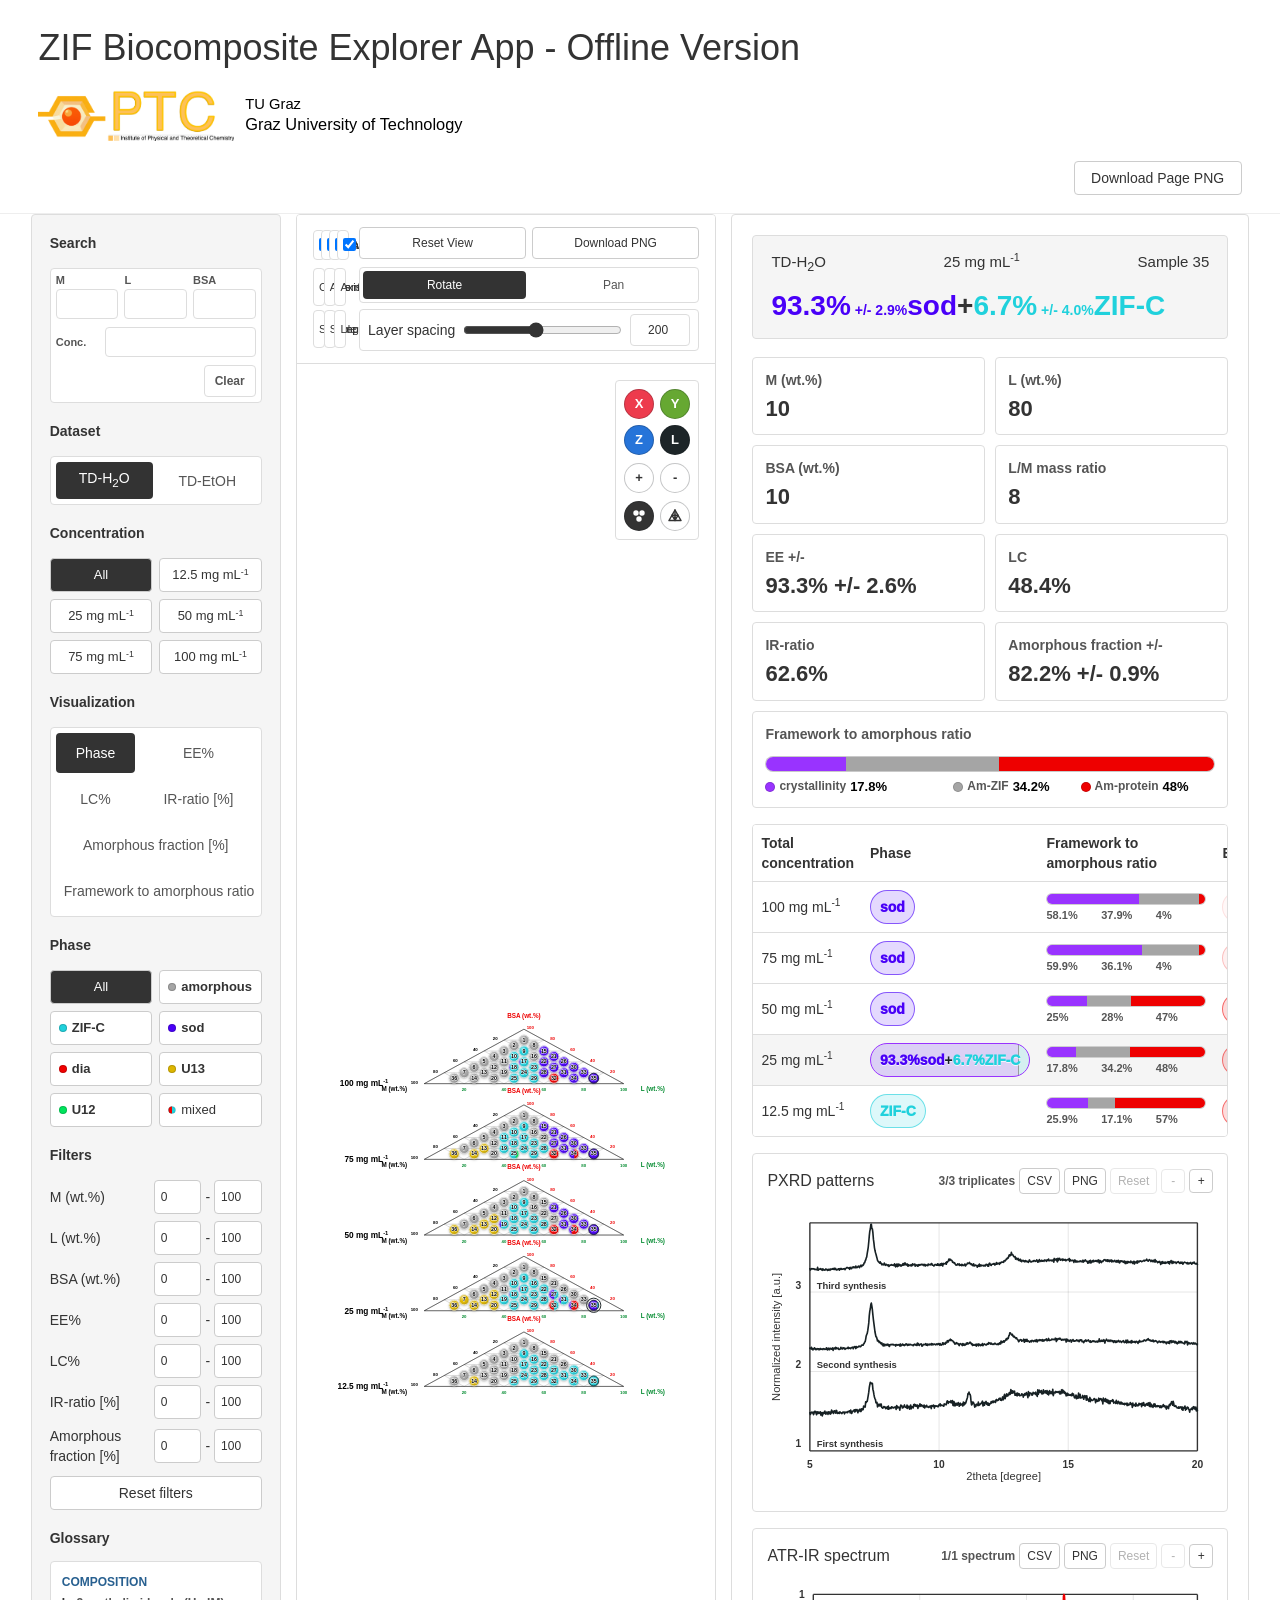
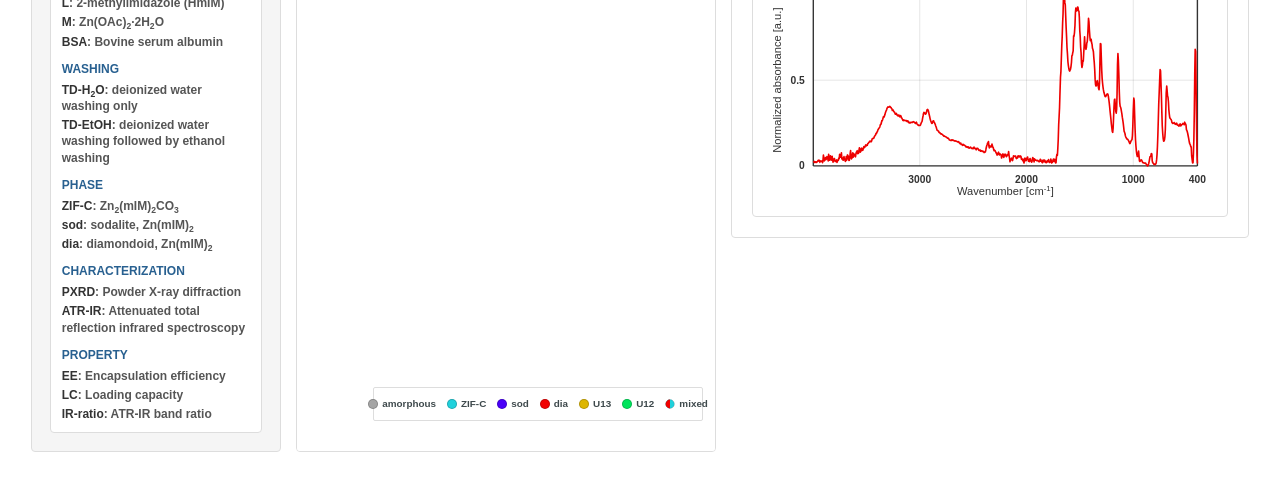
<file: index.html>
﻿<!doctype html>
<html>
  <head>
    <meta charset="utf-8">
    <title>Offline_ZIF-BEA</title>
    <meta http-equiv="refresh" content="0; url=Offline_ZIF-BEA.html">
  </head>
  <body>
    <script>
      window.location.replace("Offline_ZIF-BEA.html");
    </script>
  </body>
</html>
</file>
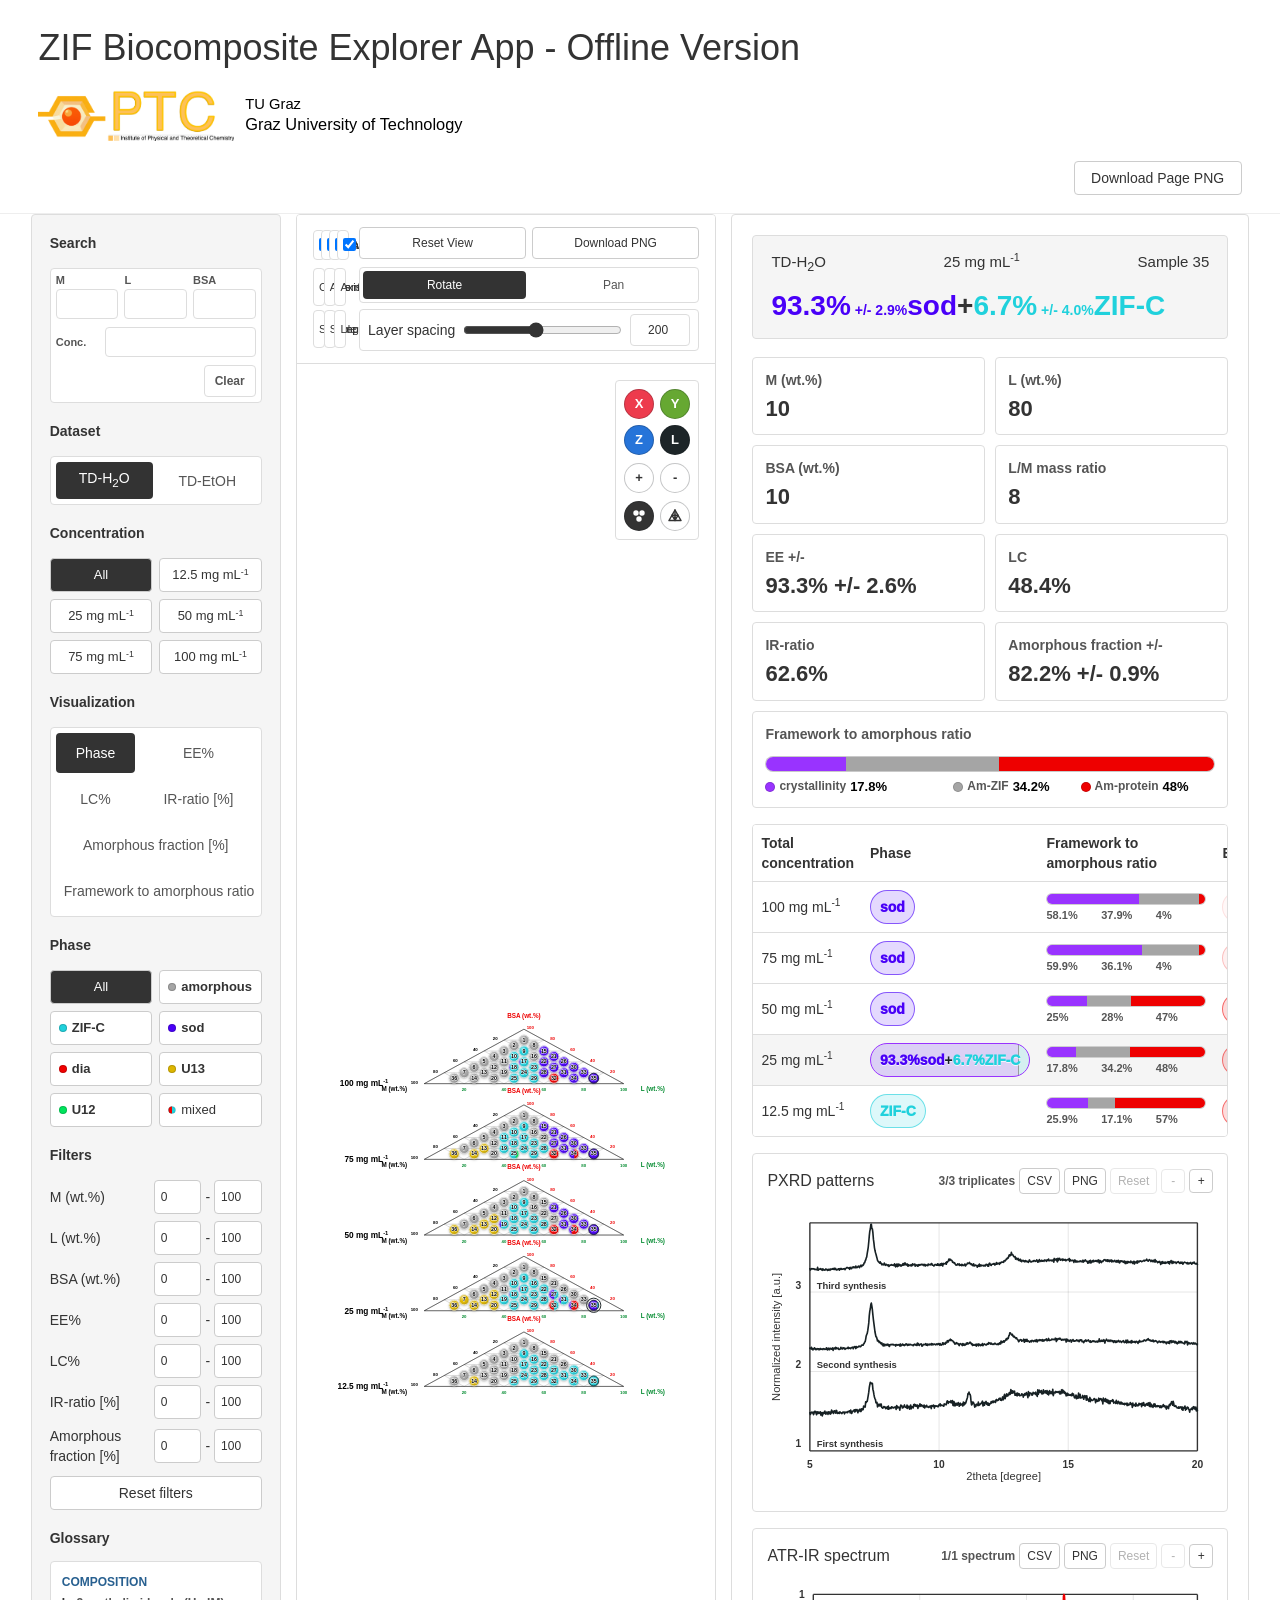
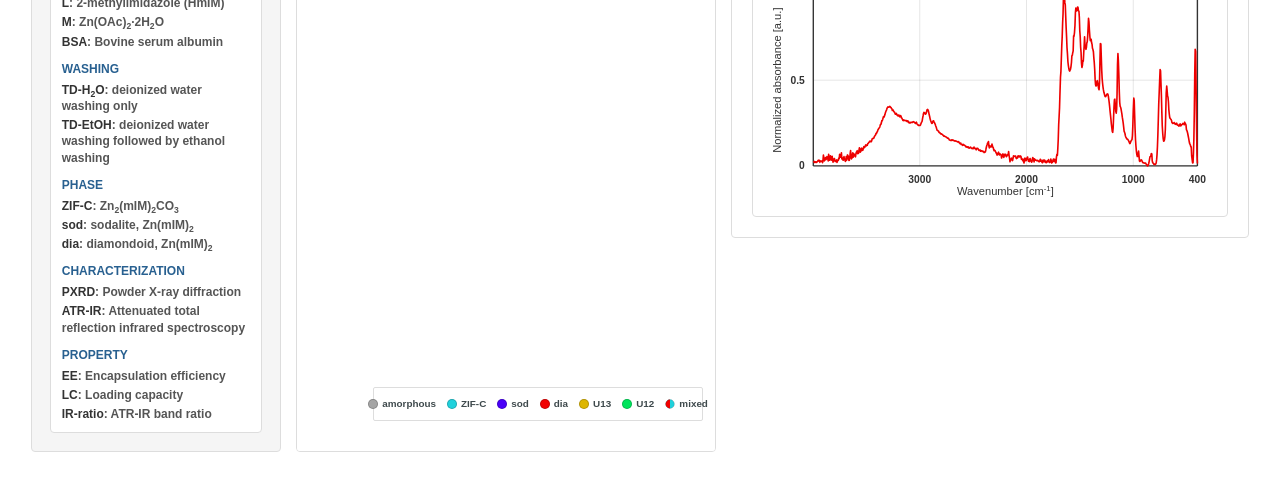
<file: Offline_ZIF-BEA.html>
<!doctype html>
<html lang="en">
  <head>
    <meta charset="utf-8" />
    <meta name="viewport" content="width=device-width, initial-scale=1" />
    <title>Offline_ZIF-BEA</title>
    <link rel="stylesheet" href="styles.css?v=20260602-toolbar-width-tight" />
  </head>
  <body>
    <header class="app-header">
      <div class="title-row">
        <h1>ZIF Biocomposite Explorer App - Offline Version</h1>
        <a
          class="ptc-logo-link"
          href="https://www.tugraz.at/institute/ptc/home"
          target="_blank"
          rel="noopener noreferrer"
          aria-label="Open PTC Institute homepage"
        >
          <span class="ptc-logo-lockup">
            <img
              class="ptc-logo-image"
              src="PTC.png?v=20260529"
              width="2023"
              height="530"
              alt="PTC Institute of Physical and Theoretical Chemistry"
            />
          </span>
          <span class="ptc-university-text" aria-label="TU Graz, Graz University of Technology">
            <span class="ptc-university-short">TU Graz</span>
            <span>Graz University of Technology</span>
          </span>
        </a>
      </div>
      <button id="downloadPagePng" class="tool-button primary page-download-button" type="button">
        Download Page PNG
      </button>
    </header>

    <main class="app-shell">
      <aside class="controls-panel" aria-label="Display controls">
        <section class="control-section composition-search-section" aria-label="Composition search">
          <h2>Search</h2>
          <div class="composition-search" id="compositionSearch" aria-label="Composition search">
            <div class="composition-search-fields">
              <label>
                <span>M</span>
                <input id="searchM" type="number" min="0" max="100" step="1" inputmode="numeric" data-search-key="M" />
              </label>
              <label>
                <span>L</span>
                <input id="searchL" type="number" min="0" max="100" step="1" inputmode="numeric" data-search-key="L" />
              </label>
              <label>
                <span>BSA</span>
                <input id="searchBSA" type="number" min="0" max="100" step="1" inputmode="numeric" data-search-key="BSA" />
              </label>
            </div>
            <label class="composition-search-concentration">
              <span>Conc.</span>
              <input id="searchConcentration" type="number" min="12.5" max="100" step="1" inputmode="decimal" />
            </label>
            <div class="composition-search-foot">
              <output class="composition-search-status" id="searchStatus" aria-live="polite"></output>
              <button class="composition-search-clear" id="clearSearchPoint" type="button">Clear</button>
            </div>
          </div>
        </section>

        <section class="control-section">
          <h2>Dataset</h2>
          <div class="dataset-tabs" aria-label="Dataset">
            <button class="dataset-tab is-active" type="button" data-dataset="WW">TD-H<sub>2</sub>O</button>
            <button class="dataset-tab" type="button" data-dataset="EW">TD-EtOH</button>
          </div>
        </section>

        <section class="control-section">
          <h2>Concentration</h2>
          <div class="filter-group" id="concentrationFilters" aria-label="Concentration filter"></div>
        </section>

        <section class="control-section">
          <h2>Visualization</h2>
          <div class="metric-tabs" id="visualizationFilters" aria-label="Visualization mode">
            <button class="metric-tab is-active" type="button" data-visualization="phase">Phase</button>
            <button class="metric-tab" type="button" data-visualization="EE">EE%</button>
            <button class="metric-tab" type="button" data-visualization="LC">LC%</button>
            <button class="metric-tab" type="button" data-visualization="IR">IR-ratio [%]</button>
            <button class="metric-tab" type="button" data-visualization="AF">Amorphous fraction [%]</button>
            <button class="metric-tab" type="button" data-visualization="FRAMEWORK">Framework to amorphous ratio</button>
          </div>
        </section>

        <section class="control-section">
          <h2>Phase</h2>
          <div class="filter-group" id="phaseFilters" aria-label="Phase filter"></div>
        </section>

        <section class="control-section">
          <h2>Filters</h2>
          <div class="range-filter-grid" id="valueFilters" aria-label="M, L, BSA, EE, LC, IR-ratio, and amorphous fraction filters">
            <label class="range-filter">
              <span>M (wt.%)</span>
              <span class="range-fields">
                <input type="number" min="0" max="100" step="1" value="0" data-filter-key="M" data-range-bound="min" />
                <span>-</span>
                <input type="number" min="0" max="100" step="1" value="100" data-filter-key="M" data-range-bound="max" />
              </span>
            </label>
            <label class="range-filter">
              <span>L (wt.%)</span>
              <span class="range-fields">
                <input type="number" min="0" max="100" step="1" value="0" data-filter-key="L" data-range-bound="min" />
                <span>-</span>
                <input type="number" min="0" max="100" step="1" value="100" data-filter-key="L" data-range-bound="max" />
              </span>
            </label>
            <label class="range-filter">
              <span>BSA (wt.%)</span>
              <span class="range-fields">
                <input type="number" min="0" max="100" step="1" value="0" data-filter-key="BSA" data-range-bound="min" />
                <span>-</span>
                <input type="number" min="0" max="100" step="1" value="100" data-filter-key="BSA" data-range-bound="max" />
              </span>
            </label>
            <label class="range-filter">
              <span>EE%</span>
              <span class="range-fields">
                <input type="number" min="0" max="100" step="0.1" value="0" data-filter-key="EE" data-range-bound="min" />
                <span>-</span>
                <input type="number" min="0" max="100" step="0.1" value="100" data-filter-key="EE" data-range-bound="max" />
              </span>
            </label>
            <label class="range-filter">
              <span>LC%</span>
              <span class="range-fields">
                <input type="number" min="0" max="100" step="0.1" value="0" data-filter-key="LC" data-range-bound="min" />
                <span>-</span>
                <input type="number" min="0" max="100" step="0.1" value="100" data-filter-key="LC" data-range-bound="max" />
              </span>
            </label>
            <label class="range-filter">
              <span>IR-ratio [%]</span>
              <span class="range-fields">
                <input type="number" min="0" max="100" step="0.1" value="0" data-filter-key="IR" data-range-bound="min" />
                <span>-</span>
                <input type="number" min="0" max="100" step="0.1" value="100" data-filter-key="IR" data-range-bound="max" />
              </span>
            </label>
            <label class="range-filter">
              <span>Amorphous fraction [%]</span>
              <span class="range-fields">
                <input type="number" min="0" max="100" step="0.1" value="0" data-filter-key="AF" data-range-bound="min" />
                <span>-</span>
                <input type="number" min="0" max="100" step="0.1" value="100" data-filter-key="AF" data-range-bound="max" />
              </span>
            </label>
          </div>
          <button id="resetValueFilters" class="filter-reset" type="button">Reset filters</button>
        </section>

        <section class="control-section glossary-section" aria-label="Glossary">
          <h2>Glossary</h2>
          <dl class="glossary-list">
            <div class="glossary-group">
              <dt>Composition</dt>
              <dd><strong>L</strong>: 2-methylimidazole (HmIM)</dd>
              <dd><strong>M</strong>: Zn(OAc)<sub>2</sub>&middot;2H<sub>2</sub>O</dd>
              <dd><strong>BSA</strong>: Bovine serum albumin</dd>
            </div>
            <div class="glossary-group">
              <dt>Washing</dt>
              <dd><strong>TD-H<sub>2</sub>O</strong>: deionized water washing only</dd>
              <dd><strong>TD-EtOH</strong>: deionized water washing followed by ethanol washing</dd>
            </div>
            <div class="glossary-group">
              <dt>Phase</dt>
              <dd><strong>ZIF-C</strong>: Zn<sub>2</sub>(mIM)<sub>2</sub>CO<sub>3</sub></dd>
              <dd><strong>sod</strong>: sodalite, Zn(mIM)<sub>2</sub></dd>
              <dd><strong>dia</strong>: diamondoid, Zn(mIM)<sub>2</sub></dd>
            </div>
            <div class="glossary-group">
              <dt>Characterization</dt>
              <dd><strong>PXRD</strong>: Powder X-ray diffraction</dd>
              <dd><strong>ATR-IR</strong>: Attenuated total reflection infrared spectroscopy</dd>
            </div>
            <div class="glossary-group">
              <dt>Property</dt>
              <dd><strong>EE</strong>: Encapsulation efficiency</dd>
              <dd><strong>LC</strong>: Loading capacity</dd>
              <dd><strong>IR-ratio</strong>: ATR-IR band ratio</dd>
            </div>
          </dl>
        </section>
      </aside>

      <section class="visual-surface" aria-label="Stacked ternary plot">
        <div class="plot-toolbar">
          <div class="toolbar-left">
            <div class="display-options" aria-label="Display options">
              <label class="display-toggle">
                <input id="sampleNumberToggle" type="checkbox" checked />
                <span>Sample numbers</span>
              </label>
              <label class="display-toggle">
                <input id="concentrationLabelToggle" type="checkbox" checked />
                <span>Concentrations</span>
              </label>
              <label class="display-toggle">
                <input id="axisLabelToggle" type="checkbox" checked />
                <span>Axis labels</span>
              </label>
              <label class="display-toggle">
                <input id="axisTickToggle" type="checkbox" checked />
                <span>Axis numbers</span>
              </label>
            </div>

            <div class="font-size-controls" aria-label="Font size controls">
              <label class="font-size-control">
                <span>Concentration size</span>
                <select id="concentrationFontScale">
                  <option value="0.5">-1x</option>
                  <option value="0.75">-0.5x</option>
                  <option value="1" selected>1x</option>
                  <option value="1.5">1.5x</option>
                  <option value="2">2x</option>
                  <option value="2.5">2.5x</option>
                  <option value="3">3x</option>
                </select>
              </label>
              <label class="font-size-control">
                <span>Axis number size</span>
                <select id="axisTickFontScale">
                  <option value="0.5">-1x</option>
                  <option value="0.75">-0.5x</option>
                  <option value="1" selected>1x</option>
                  <option value="1.5">1.5x</option>
                  <option value="2">2x</option>
                  <option value="2.5">2.5x</option>
                  <option value="3">3x</option>
                </select>
              </label>
              <label class="font-size-control">
                <span>Axis label size</span>
                <select id="axisLabelFontScale">
                  <option value="0.5">-1x</option>
                  <option value="0.75">-0.5x</option>
                  <option value="1" selected>1x</option>
                  <option value="1.5">1.5x</option>
                  <option value="2">2x</option>
                  <option value="2.5">2.5x</option>
                  <option value="3">3x</option>
                </select>
              </label>
              <label class="font-size-control">
                <span>Sample circle size</span>
                <select id="sampleCircleSizeLevel">
                  <option value="0.5">-1x</option>
                  <option value="0.75">-0.5x</option>
                  <option value="1" selected>1x</option>
                  <option value="1.5">1.5x</option>
                  <option value="2">2x</option>
                  <option value="2.5">2.5x</option>
                  <option value="3">3x</option>
                </select>
              </label>
              <label class="font-size-control">
                <span>Sample number size</span>
                <select id="sampleNumberSizeLevel">
                  <option value="0.5">-1x</option>
                  <option value="0.75">-0.5x</option>
                  <option value="1" selected>1x</option>
                  <option value="1.5">1.5x</option>
                  <option value="2">2x</option>
                  <option value="2.5">2.5x</option>
                  <option value="3">3x</option>
                </select>
              </label>
              <label class="font-size-control">
                <span>Legend size</span>
                <select id="legendFontScale">
                  <option value="0.5">-1x</option>
                  <option value="0.75">-0.5x</option>
                  <option value="1" selected>1x</option>
                  <option value="1.5">1.5x</option>
                  <option value="2">2x</option>
                  <option value="2.5">2.5x</option>
                  <option value="3">3x</option>
                </select>
              </label>
            </div>
            <div class="legend" id="legend" aria-label="Phase legend"></div>
          </div>
          <div class="figure-controls">
            <div class="figure-actions">
              <button id="resetView" class="tool-button" type="button">Reset View</button>
              <button id="downloadPng" class="tool-button primary" type="button">Download PNG</button>
            </div>
            <div class="navigation-toolbar" aria-label="Navigation controls">
              <div class="mode-tabs" aria-label="Drag mode">
                <button class="mode-tab is-active" type="button" data-drag-mode="rotate">Rotate</button>
                <button class="mode-tab" type="button" data-drag-mode="pan">Pan</button>
              </div>
              <label class="layer-spacing-control">
                <span class="layer-spacing-head">
                  <span>Layer spacing</span>
                  <input
                    id="layerGapNumber"
                    class="layer-spacing-number"
                    type="number"
                    min="130"
                    max="285"
                    step="1"
                    value="200"
                    aria-label="Layer spacing value"
                  />
                </span>
                <input id="layerGapControl" type="range" min="130" max="285" step="1" value="200" />
              </label>
            </div>
          </div>
        </div>
        <div class="plot-frame">
          <svg id="ternaryStack" role="img" aria-label="Five stacked ternary phase layers"></svg>
          <div class="phase-legend-dock is-hidden" id="phaseLegendDock" aria-label="Visualization legend"></div>
          <div class="view-gizmo" aria-label="View and zoom controls">
            <div class="gizmo-row">
              <button class="gizmo-axis x-axis" type="button" data-view="x" title="Side view">X</button>
              <button class="gizmo-axis y-axis" type="button" data-view="y" title="Front view">Y</button>
            </div>
            <div class="gizmo-row">
              <button class="gizmo-axis z-axis" type="button" data-view="z" title="Top view">Z</button>
              <button class="gizmo-axis l-axis" type="button" data-view="l" title="L direction">L</button>
            </div>
            <div class="gizmo-zoom">
              <button id="zoomIn" type="button" title="Zoom in">+</button>
              <button id="zoomOut" type="button" title="Zoom out">-</button>
            </div>
            <div class="gizmo-style-tabs" aria-label="Ternary display style">
              <button class="plot-style-tab plot-style-icon is-active" type="button" data-plot-style="points" title="Points" aria-label="Points view">
                <svg viewBox="0 0 24 24" aria-hidden="true" focusable="false">
                  <circle cx="8" cy="8" r="2.6"></circle>
                  <circle cx="16" cy="8" r="2.6"></circle>
                  <circle cx="12" cy="16" r="2.6"></circle>
                </svg>
              </button>
              <button class="plot-style-tab plot-style-icon" type="button" data-plot-style="boundary" title="Boundary" aria-label="Boundary view">
                <svg viewBox="0 0 24 24" aria-hidden="true" focusable="false">
                  <path d="M12 4 4 18h16Z"></path>
                  <path d="M8 11h8M10 14h4M12 4v14M8 11l4 7M16 11l-4 7"></path>
                </svg>
              </button>
            </div>
          </div>
        </div>
      </section>

      <aside class="detail-panel" aria-label="Selected sample phase result">
        <div class="detail-summary-card">
          <div class="detail-heading">
            <div class="detail-heading-meta">
              <p class="eyebrow" id="detailDataset">TD-H<sub>2</sub>O</p>
              <p class="detail-heading-concentration" id="detailHeaderConcentration">100 mg mL<sup>-1</sup></p>
            </div>
            <h2 id="detailTitle">Sample 34</h2>
          </div>

          <div class="phase-result">
            <span id="selectedConcentration">100 mg mL<sup>-1</sup></span>
            <strong id="selectedPhase">-</strong>
          </div>
        </div>

        <dl class="composition-grid">
          <div>
            <dt>M (wt.%)</dt>
            <dd id="detailM">-</dd>
          </div>
          <div>
            <dt>L (wt.%)</dt>
            <dd id="detailL">-</dd>
          </div>
          <div>
            <dt>BSA (wt.%)</dt>
            <dd id="detailBSA">-</dd>
          </div>
          <div>
            <dt>L/M mass ratio</dt>
            <dd id="detailRatio">-</dd>
          </div>
          <div>
            <dt>EE +/-</dt>
            <dd id="detailEE">-</dd>
          </div>
          <div>
            <dt>LC</dt>
            <dd id="detailLC">-</dd>
          </div>
          <div>
            <dt>IR-ratio</dt>
            <dd id="detailIR">-</dd>
          </div>
          <div>
            <dt>Amorphous fraction +/-</dt>
            <dd id="detailAF">-</dd>
          </div>
          <div class="wide-metric framework-detail-card">
            <dt>Framework to amorphous ratio</dt>
            <dd id="detailFramework" class="framework-detail">-</dd>
          </div>
        </dl>

        <div class="phase-table-wrap">
          <table class="phase-table">
            <thead>
              <tr>
                <th>Total concentration</th>
                <th>Phase</th>
                <th>Framework to amorphous ratio</th>
                <th>EE</th>
                <th>LC</th>
                <th>IR-ratio</th>
                <th>Amorphous fraction</th>
              </tr>
            </thead>
            <tbody id="phaseRows"></tbody>
          </table>
          <div class="phase-table-scroll-hint" aria-hidden="true"></div>
        </div>

        <section class="xrd-panel" aria-label="Selected sample PXRD patterns">
          <div class="xrd-heading">
            <h3>PXRD patterns</h3>
            <div class="spectrum-toolbar">
              <span id="xrdStatus">-</span>
              <button id="xrdDownloadCsv" class="spectrum-button" type="button" title="Download PXRD CSV">CSV</button>
              <button id="xrdDownloadPng" class="spectrum-button" type="button" title="Download PXRD PNG">PNG</button>
              <button id="xrdReset" class="spectrum-button" type="button" title="Reset PXRD zoom and pan">Reset</button>
              <button id="xrdZoomOut" class="spectrum-button icon-button" type="button" title="PXRD zoom out">-</button>
              <button id="xrdZoomIn" class="spectrum-button icon-button" type="button" title="PXRD zoom in">+</button>
            </div>
          </div>
          <svg id="xrdPlot" role="img" aria-label="Triplicate PXRD patterns"></svg>
          <div class="xrd-legend" id="xrdLegend"></div>
        </section>

        <section class="xrd-panel ir-panel" aria-label="Selected sample ATR-IR spectrum">
          <div class="xrd-heading">
            <h3>ATR-IR spectrum</h3>
            <div class="spectrum-toolbar">
              <span id="irStatus">-</span>
              <button id="irDownloadCsv" class="spectrum-button" type="button" title="Download ATR-IR CSV">CSV</button>
              <button id="irDownloadPng" class="spectrum-button" type="button" title="Download ATR-IR PNG">PNG</button>
              <button id="irReset" class="spectrum-button" type="button" title="Reset ATR-IR zoom and pan">Reset</button>
              <button id="irZoomOut" class="spectrum-button icon-button" type="button" title="ATR-IR zoom out">-</button>
              <button id="irZoomIn" class="spectrum-button icon-button" type="button" title="ATR-IR zoom in">+</button>
            </div>
          </div>
          <svg id="irPlot" role="img" aria-label="Selected sample ATR-IR spectrum"></svg>
        </section>
      </aside>
    </main>

    <script src="data/phase-data.js"></script>
    <script src="data/metrics-data.js"></script>
    <script src="data/framework-data.js?v=20260601-crystalline-zif-label"></script>
    <script src="data/ir-ratio-data.js"></script>
    <script src="data/amorphous-fraction-data.js"></script>
    <script src="data/xrd-data.js"></script>
    <script src="data/ir-data.js"></script>
    <script src="ptc-logo-data.js?v=20260531-logo"></script>
    <script src="vendor/html2canvas.min.js"></script>
    <script src="app.js?v=20260615-plot-style-icons"></script>
  </body>
</html>
</file>
<file: styles.css>
:root {
  color-scheme: light;
  --bg: #ffffff;
  --surface: #ffffff;
  --surface-strong: #f5f5f5;
  --ink: #333333;
  --muted: #555555;
  --line: #dddddd;
  --line-strong: #cccccc;
  --accent: #337ab7;
  --accent-dark: #286090;
  --shadow: none;
  --radius: 4px;
  --phase-amorphous: #a5a5a5;
  --phase-zifc: #20d1dc;
  --phase-sod: #4900f8;
  --phase-dia: #f10000;
  --phase-u13: #ddb600;
  --phase-u12: #00e45c;
  --phase-mixed: #9933ff;
}

* {
  box-sizing: border-box;
}

html {
  background: #ffffff;
}

body {
  margin: 0;
  min-height: 100vh;
  background: var(--bg);
  color: var(--ink);
  font-family: Arial, sans-serif;
  line-height: 1.42857143;
}

button,
input,
select {
  font: inherit;
}

.app-header {
  display: flex;
  flex-wrap: wrap;
  align-items: center;
  justify-content: space-between;
  gap: 16px 24px;
  padding: 28px clamp(18px, 3vw, 44px) 18px;
}

.title-row {
  display: flex;
  flex-wrap: wrap;
  align-items: center;
  gap: 18px;
}

.ptc-logo-link {
  display: inline-flex;
  align-items: center;
  gap: clamp(8px, 0.9vw, 14px);
  width: auto;
  max-width: min(58vw, 760px);
  min-width: 0;
  padding: 4px 0;
  color: var(--ink);
  line-height: 1;
  text-decoration: none;
}

.ptc-logo-lockup {
  display: inline-flex;
  flex: 0 1 auto;
  align-items: center;
  min-width: 0;
  line-height: 1;
}

.ptc-logo-image {
  display: block;
  width: auto;
  height: clamp(43px, 4vw, 74px);
  max-width: min(27.2vw, 344px);
  object-fit: contain;
}

html.is-page-capturing,
body.is-page-capturing {
  background: #ffffff !important;
}

body.is-page-capturing .app-header,
body.is-page-capturing .ptc-logo-link,
body.is-page-capturing .ptc-logo-lockup {
  background: #ffffff !important;
}

body.is-page-capturing .controls-panel,
body.is-page-capturing .detail-panel {
  position: static !important;
  top: auto !important;
}

body.is-page-capturing .ptc-logo-image {
  max-width: none !important;
  object-fit: unset !important;
  object-position: initial !important;
  background: #ffffff !important;
}

.ptc-mark {
  display: inline-grid;
  flex: 0 0 auto;
  place-items: center;
  width: clamp(46px, 4.4vw, 76px);
  aspect-ratio: 120 / 72;
}

.ptc-mark svg {
  display: block;
  width: 100%;
  height: 100%;
  overflow: visible;
}

.ptc-wordmark {
  display: grid;
  flex: 0 1 auto;
  min-width: 0;
  line-height: 1;
}

.ptc-letters {
  color: #ffc455;
  font-size: clamp(42px, 4.7vw, 76px);
  font-weight: 400;
  letter-spacing: 0;
  line-height: 0.78;
  -webkit-text-stroke: 2px #f0b400;
  text-shadow:
    0 1px 0 #e6ac00,
    0 2px 2px rgba(123, 95, 0, 0.22);
}

.ptc-institute {
  color: #1d2528;
  font-size: clamp(4px, 0.48vw, 7px);
  font-weight: 760;
  line-height: 1;
  white-space: nowrap;
}

.ptc-mark-bar {
  fill: #f0b400;
}

.ptc-mark-hex {
  fill: #ffc237;
}

.ptc-mark-face {
  fill: #fff2c6;
  stroke: #f4d07a;
  stroke-width: 4;
  stroke-linejoin: round;
}

.ptc-mark-core {
  fill: #ff3d10;
}

.ptc-mark-glint {
  fill: rgba(255, 244, 178, 0.9);
}

.ptc-university-text {
  display: grid;
  flex: 0 1 auto;
  gap: 2px;
  color: #000000;
  font-size: clamp(14px, 1.28vw, 22px);
  font-weight: 300;
  letter-spacing: 0;
  line-height: 1.18;
  text-transform: none;
  white-space: nowrap;
}

.ptc-university-short {
  font-size: 0.9em;
}

.page-download-button {
  flex: 0 0 auto;
  margin-left: auto;
  min-width: 168px;
  white-space: nowrap;
}

.eyebrow {
  margin: 0 0 7px;
  color: var(--accent-dark);
  font-size: 28px;
  font-weight: 880;
  letter-spacing: 0;
  text-transform: uppercase;
}

h1,
h2 {
  margin: 0;
  letter-spacing: 0;
}

h1 {
  font-size: clamp(28px, 4vw, 46px);
  line-height: 1;
}

h2 {
  font-size: 28px;
}

.dataset-tabs,
.mode-tabs,
.metric-tabs,
.plot-style-tabs {
  display: inline-flex;
  align-items: center;
  gap: 6px;
}

.dataset-tabs,
.mode-tabs,
.metric-tabs,
.plot-style-tabs,
.composition-search {
  padding: 5px;
  border: 1px solid var(--line);
  border-radius: var(--radius);
  background: rgba(255, 253, 248, 0.8);
}

.dataset-tabs {
  display: grid;
  grid-template-columns: repeat(2, minmax(0, 1fr));
  width: 100%;
}

.dataset-tabs .dataset-tab {
  width: 100%;
  min-width: 0;
}

.metric-tabs {
  display: grid;
  grid-template-columns: minmax(0, 0.82fr) minmax(0, 1.18fr);
  width: 100%;
}

.metric-tabs .metric-tab {
  width: 100%;
  min-width: 0;
  padding: 10px 8px;
  white-space: nowrap;
}

.metric-tabs .metric-tab[data-visualization="AF"],
.metric-tabs .metric-tab[data-visualization="FRAMEWORK"] {
  grid-column: 1 / -1;
}

.dataset-tab,
.mode-tab,
.metric-tab,
.plot-toolbar .plot-style-tab,
.filter-button {
  min-width: 64px;
  border: 0;
  border-radius: 6px;
  padding: 10px 16px;
  background: transparent;
  color: var(--muted);
  font-family: inherit;
  font-size: 12px;
  font-weight: 500;
  line-height: 1.15;
  cursor: pointer;
}

.dataset-tab.is-active,
.mode-tab.is-active,
.metric-tab.is-active,
.plot-toolbar .plot-style-tab.is-active,
.filter-button.is-active {
  background: var(--ink);
  color: #ffffff;
}

.app-shell {
  display: grid;
  grid-template-columns: minmax(190px, 250px) minmax(420px, 1fr) minmax(320px, 520px);
  gap: clamp(12px, 1.2vw, 20px);
  padding: 0 clamp(8px, 2.4vw, 44px) 32px;
}

.visual-surface,
.controls-panel,
.detail-panel {
  border: 1px solid rgba(143, 129, 109, 0.34);
  border-radius: var(--radius);
  background: var(--surface);
  box-shadow: var(--shadow);
}

.visual-surface {
  display: grid;
  grid-template-rows: auto minmax(760px, 1fr);
  min-width: 0;
  overflow: hidden;
  background: #ffffff;
}

.controls-panel {
  position: sticky;
  top: 18px;
  align-self: start;
  display: grid;
  gap: 18px;
  min-width: 0;
  padding: 18px;
}

.control-section {
  display: grid;
  gap: 10px;
}

.control-section h2 {
  color: var(--muted);
  font-size: 12px;
  font-weight: 820;
  text-transform: uppercase;
}

.filter-group {
  display: flex;
  flex-wrap: wrap;
  gap: 7px;
}

.filter-button {
  display: inline-flex;
  align-items: center;
  justify-content: center;
  min-width: auto;
  border: 1px solid var(--line);
  padding: 8px 10px;
  background: #ffffff;
  font-size: 12px;
  font-weight: 500;
  line-height: 1.15;
  white-space: nowrap;
}

.filter-button .phase-dot {
  display: inline-block;
  flex: 0 0 auto;
  width: 10px;
  height: 10px;
  margin-right: 6px;
  border: 1px solid rgba(0, 0, 0, 0.18);
  border-radius: 50%;
  vertical-align: -1px;
}

#concentrationFilters {
  display: grid;
  grid-template-columns: repeat(2, minmax(0, 1fr));
  gap: 7px;
}

#concentrationFilters .filter-button {
  min-width: 0;
  width: 100%;
  padding: 7px 7px;
  font-size: 12px;
  font-weight: 500;
  justify-content: center;
}

#concentrationFilters sup {
  font-size: 0.68em;
  line-height: 0;
  position: relative;
  top: -0.42em;
}

#phaseFilters {
  display: grid;
  grid-template-columns: repeat(2, minmax(0, 1fr));
  gap: 7px;
}

#phaseFilters .filter-button {
  justify-content: flex-start;
  min-width: 0;
  padding: 7px 7px;
  font-size: 12px;
  font-weight: 500;
}

#phaseFilters .filter-button[data-phase-filter="all"] {
  justify-content: center;
}

#phaseFilters .filter-button .phase-dot {
  width: 8px;
  height: 8px;
  margin-right: 5px;
}

#phaseFilters .phase-filter-label {
  font-weight: 500;
}

#phaseFilters .phase-filter-label.is-primary-phase {
  font-weight: 760;
}

.composition-search-section {
  display: grid;
  gap: 10px;
}

.composition-search {
  display: grid;
  gap: 8px;
  background: var(--surface);
}

.composition-search-clear {
  min-height: 30px;
  border: 1px solid var(--line);
  border-radius: 4px;
  padding: 5px 10px;
  background: #ffffff;
  color: var(--muted);
  font: inherit;
  font-size: 12px;
  font-weight: 760;
  cursor: pointer;
}

.composition-search-fields {
  display: grid;
  grid-template-columns: repeat(3, minmax(0, 1fr));
  gap: 6px;
}

.composition-search label {
  display: grid;
  gap: 3px;
  min-width: 0;
  color: var(--muted);
  font-size: 11px;
  font-weight: 780;
  line-height: 1.15;
}

.composition-search input {
  width: 100%;
  min-width: 0;
  min-height: 30px;
  border: 1px solid var(--line);
  border-radius: 4px;
  padding: 5px 6px;
  background: #ffffff;
  color: var(--ink);
  font-family: inherit;
  font-size: 12px;
  font-weight: 650;
}

.composition-search-concentration {
  grid-template-columns: 42px minmax(0, 1fr);
  align-items: center;
  gap: 7px !important;
}

.composition-search-status {
  min-height: 14px;
  color: var(--muted);
  font-size: 11px;
  font-weight: 720;
  line-height: 1.2;
}

.composition-search-foot {
  display: grid;
  grid-template-columns: minmax(0, 1fr) auto;
  align-items: center;
  gap: 8px;
}

.composition-search.has-search-point .composition-search-status {
  color: var(--teal);
}

.composition-search.has-search-error .composition-search-status {
  color: #c42032;
}

.mixed-legend-swatch {
  overflow: visible;
  border: 0 !important;
  border-radius: 0 !important;
  background: none !important;
  shape-rendering: geometricPrecision;
}

.display-toggle {
  display: flex;
  align-items: center;
  gap: 7px;
  width: fit-content;
  border: 1px solid var(--line);
  border-radius: 7px;
  padding: 6px 8px;
  background: #ffffff;
  color: var(--ink);
  font-size: 11px;
  font-weight: 500;
}

.display-toggle input {
  width: 13px;
  height: 13px;
  margin: 0;
  accent-color: var(--teal);
}

.range-filter-grid {
  display: grid;
  gap: 7px;
}

.range-filter {
  display: grid;
  grid-template-columns: 86px minmax(0, 1fr);
  align-items: center;
  gap: 6px;
  color: var(--muted);
  font-size: 12px;
  font-weight: 780;
  line-height: 1.2;
}

.range-fields {
  display: grid;
  grid-template-columns: minmax(42px, 1fr) auto minmax(42px, 1fr);
  align-items: center;
  gap: 4px;
}

.range-fields input {
  width: 100%;
  min-width: 0;
  border: 1px solid var(--line);
  border-radius: 6px;
  padding: 6px 2px 6px 6px;
  background: #ffffff;
  color: var(--ink);
  font-size: 11px;
  font-weight: 720;
}

.filter-reset {
  border: 1px solid var(--line);
  border-radius: 6px;
  padding: 8px 10px;
  background: #ffffff;
  color: var(--muted);
  font-size: 12px;
  font-weight: 760;
  cursor: pointer;
}

.filter-reset:hover {
  color: var(--ink);
}

.layer-spacing-control {
  display: grid;
  gap: 8px;
  border: 1px solid var(--line);
  border-radius: var(--radius);
  padding: 10px;
  background: rgba(255, 253, 248, 0.82);
}

.layer-spacing-head {
  display: flex;
  align-items: center;
  justify-content: space-between;
  gap: 12px;
  color: var(--muted);
  font-size: 12px;
  font-weight: 820;
}

.layer-spacing-number {
  width: 72px;
  min-width: 64px;
  border: 1px solid var(--line);
  border-radius: var(--radius);
  padding: 5px 4px 5px 8px;
  background: #ffffff;
  color: var(--ink);
  text-align: right;
  font-weight: 860;
}

.layer-spacing-control input[type="range"] {
  width: 100%;
  margin: 0;
  accent-color: #333333;
  cursor: pointer;
}

.glossary-section {
  gap: 8px;
}

.glossary-list {
  display: grid;
  gap: 9px;
  margin: 0;
  padding: 10px 11px;
  border: 1px solid var(--line);
  border-radius: var(--radius);
  background: rgba(255, 253, 248, 0.82);
}

.glossary-group {
  display: grid;
  gap: 3px;
}

.glossary-group dt {
  color: var(--accent-dark);
  font-size: 11px;
  font-weight: 860;
  letter-spacing: 0;
  text-transform: uppercase;
}

.glossary-group dd {
  margin: 0;
  color: var(--muted);
  font-size: 11.5px;
  font-weight: 610;
  line-height: 1.28;
}

.glossary-group strong {
  color: var(--ink);
  font-weight: 860;
}

.glossary-group sub {
  font-size: 0.72em;
  line-height: 0;
}

.plot-toolbar {
  display: flex;
  align-items: center;
  justify-content: space-between;
  gap: 18px;
  min-height: 62px;
  padding: 12px 16px;
  border-bottom: 1px solid var(--line);
  background: var(--surface);
}

.toolbar-left {
  --toolbar-control-grid-width: min(100%, 610px);
  display: grid;
  flex: 1 1 auto;
  align-items: start;
  gap: 8px;
  min-width: 0;
}

.display-options {
  display: grid;
  grid-template-columns: repeat(4, minmax(0, 1fr));
  align-items: stretch;
  gap: 4px;
  width: var(--toolbar-control-grid-width);
}

.plot-style-tabs {
  display: grid;
  grid-template-columns: repeat(2, minmax(0, 1fr));
  width: var(--toolbar-control-grid-width);
}

.plot-toolbar .plot-style-tab {
  width: 100%;
  min-width: 0;
  min-height: 30px;
  padding: 5px 10px;
  font-size: 12px;
  font-weight: 500;
  line-height: 1.1;
}

.plot-toolbar .display-toggle {
  justify-content: flex-start;
  min-height: 30px;
  gap: 4px;
  padding: 4px 5px;
  white-space: nowrap;
}

.font-size-controls {
  display: grid;
  grid-template-columns: repeat(3, minmax(0, 1fr));
  align-items: stretch;
  gap: 4px;
  width: var(--toolbar-control-grid-width);
}

.navigation-toolbar {
  display: grid;
  gap: 6px;
  width: 100%;
}

.plot-toolbar .mode-tabs {
  display: grid;
  grid-template-columns: 1fr 1fr;
  min-height: 34px;
  padding: 3px;
  width: 100%;
}

.plot-toolbar .mode-tab {
  width: 100%;
  min-width: 0;
  min-height: 28px;
  padding: 5px 10px;
  font-size: 12px;
  font-weight: 400;
  line-height: 1.1;
}

.plot-toolbar .layer-spacing-control {
  grid-template-columns: auto minmax(120px, 1fr) 60px;
  align-items: center;
  width: 100%;
  min-height: 36px;
  gap: 8px;
  padding: 4px 8px;
  border: 1px solid var(--line);
  border-radius: 7px;
  background: #ffffff;
}

.plot-toolbar .layer-spacing-head {
  display: contents;
  font-size: 12px;
}

.plot-toolbar .layer-spacing-head > span {
  grid-column: 1;
  white-space: nowrap;
}

.plot-toolbar .layer-spacing-number {
  grid-column: 3;
  justify-self: end;
  width: 60px;
  min-width: 60px;
  padding: 4px 6px;
  border: 1px solid var(--line);
  border-radius: 4px;
  font-size: 12px;
  background: #ffffff;
}

.plot-toolbar .layer-spacing-control input[type="range"] {
  grid-column: 2;
  grid-row: 1;
  min-width: 0;
}

.plot-toolbar .layer-spacing-number:focus {
  border-color: var(--accent);
  outline: 2px solid rgba(15, 127, 121, 0.16);
}

.font-size-control {
  display: inline-flex;
  align-items: center;
  gap: 6px;
  min-height: 30px;
  border: 1px solid var(--line);
  border-radius: 7px;
  padding: 5px 7px;
  background: #ffffff;
  color: var(--ink);
  font-size: 11px;
  font-weight: 500;
  white-space: nowrap;
}

.font-size-control select {
  width: 62px;
  min-width: 62px;
  border: 1px solid var(--line);
  border-radius: 5px;
  padding: 3px 18px 3px 6px;
  background: #ffffff;
  color: var(--ink);
  font-size: 11px;
  font-weight: 500;
  cursor: pointer;
}

.plot-toolbar .legend:empty {
  display: none;
}

.figure-controls {
  display: inline-flex;
  flex: 0 0 min(340px, 100%);
  flex-direction: column;
  align-items: flex-end;
  justify-content: flex-end;
  width: min(340px, 100%);
  gap: 6px;
}

.figure-controls .figure-actions {
  display: grid;
  grid-template-columns: minmax(0, 1fr) minmax(0, 1fr);
  width: 100%;
  gap: 6px;
}

.figure-controls .tool-button {
  width: 100%;
  min-width: 0;
  min-height: 32px;
  padding: 4px 10px;
  font-size: 12px;
  font-weight: 400;
  line-height: 16px;
  white-space: nowrap;
}

.legend {
  display: flex;
  flex-wrap: wrap;
  align-items: center;
  gap: 8px 13px;
}

.legend-item {
  display: inline-flex;
  align-items: center;
  gap: 7px;
  color: #3e494c;
  font-size: 12px;
  white-space: nowrap;
}

.legend-item strong {
  font-weight: 850;
}

.legend-swatch {
  width: 12px;
  height: 12px;
  border: 1px solid rgba(0, 0, 0, 0.2);
  border-radius: 50%;
}

.metric-legend {
  display: inline-flex;
  align-items: center;
  gap: 8px;
  color: #3e494c;
  font-size: 12px;
  font-weight: 760;
  white-space: nowrap;
}

.metric-scale {
  width: 126px;
  height: 12px;
  border: 1px solid rgba(0, 0, 0, 0.22);
  border-radius: 999px;
}

.metric-missing {
  width: 12px;
  height: 12px;
  border: 1px solid #4a4a4a;
  border-radius: 50%;
  background: #4a4a4a;
}

.phase-legend-dock {
  --legend-width: min(720px, calc(100% - 220px));
  --legend-font-size: 16px;
  --legend-gap: 18px;
  --legend-item-gap: 7px;
  --legend-padding-x: 18px;
  --legend-padding-y: 10px;
  --legend-swatch-size: 16px;
  --metric-label-width: 228px;
  --metric-scale-width: 260px;
  --legend-offset-x: 0px;
  position: absolute;
  left: 50%;
  bottom: 30px;
  z-index: 4;
  display: inline-flex;
  flex-wrap: nowrap;
  align-items: center;
  justify-content: center;
  gap: var(--legend-gap);
  width: var(--legend-width);
  max-width: calc(100% - 40px);
  padding: var(--legend-padding-y) var(--legend-padding-x);
  border: 1px solid rgba(116, 107, 92, 0.28);
  border-radius: 2px;
  background: rgba(255, 255, 255, 0.94);
  box-shadow: 0 8px 22px rgba(39, 35, 28, 0.12);
  transform: translateX(calc(-50% + var(--legend-offset-x)));
  transform-origin: bottom center;
  white-space: nowrap;
  pointer-events: none;
}

.phase-legend-dock.is-hidden {
  display: none;
}

.phase-legend-dock .legend-item,
.phase-legend-dock .metric-legend {
  flex: 0 1 auto;
}

.phase-legend-dock .legend-item,
.phase-legend-dock .metric-legend {
  font-size: var(--legend-font-size);
}

.phase-legend-dock .legend-item {
  gap: var(--legend-item-gap);
}

.phase-legend-dock .metric-legend {
  width: 100%;
  min-width: 0;
  gap: var(--legend-item-gap);
  justify-content: center;
}

.phase-legend-dock .metric-label {
  flex: 0 0 var(--metric-label-width);
  text-align: left;
}

.phase-legend-dock.is-framework-ratio .framework-legend-label {
  color: #3e494c;
  font-size: var(--legend-font-size);
  font-weight: 900;
  line-height: 1.2;
}

.phase-legend-dock .legend-swatch,
.phase-legend-dock .metric-missing {
  width: var(--legend-swatch-size);
  height: var(--legend-swatch-size);
}

.phase-legend-dock.is-framework-ratio .legend-item,
.phase-legend-dock.is-framework-ratio .legend-item strong {
  font-weight: 760;
}

.phase-legend-dock .metric-scale {
  flex: 1 1 var(--metric-scale-width);
  width: var(--metric-scale-width);
  max-width: var(--metric-scale-width);
  height: var(--legend-swatch-size);
}

.figure-actions {
  display: inline-flex;
  align-items: center;
  gap: 8px;
  white-space: nowrap;
}

.tool-button {
  border: 1px solid var(--line-strong);
  border-radius: 6px;
  padding: 10px 14px;
  background: #ffffff;
  color: var(--ink);
  font-weight: 760;
  cursor: pointer;
}

.tool-button.primary {
  border-color: var(--line-strong);
  background: #ffffff;
  color: var(--ink);
}

.plot-frame {
  position: relative;
  overflow: hidden;
  min-height: 760px;
  height: auto;
  cursor: grab;
  isolation: isolate;
  background: #ffffff;
}

.plot-frame::before {
  content: "";
  position: absolute;
  inset: 0;
  z-index: -1;
  background: #ffffff;
}

.plot-frame.is-dragging {
  cursor: grabbing;
}

.plot-frame.is-pan-mode {
  cursor: move;
}

#ternaryStack {
  position: relative;
  z-index: 1;
  display: block;
  width: 100%;
  min-width: 0;
  height: 100%;
  background: transparent;
  touch-action: none;
}

.plot-grid-bg {
  pointer-events: none;
}

.plot-grid-fill {
  fill: #ffffff;
}

.view-gizmo {
  position: absolute;
  top: 16px;
  right: 16px;
  bottom: auto;
  z-index: 5;
  display: grid;
  justify-items: center;
  gap: 6px;
  padding: 8px;
  border: 1px solid rgba(116, 107, 92, 0.34);
  border-radius: var(--radius);
  background: rgba(255, 253, 248, 0.78);
  box-shadow: 0 8px 22px rgba(40, 37, 31, 0.14);
  backdrop-filter: blur(6px);
}

.gizmo-row,
.gizmo-zoom,
.gizmo-style-tabs {
  display: inline-flex;
  align-items: center;
  gap: 6px;
}

.gizmo-axis,
.gizmo-zoom button,
.gizmo-style-tabs .plot-style-icon {
  display: inline-grid;
  place-items: center;
  width: 30px;
  height: 30px;
  border: 1px solid rgba(27, 31, 32, 0.25);
  border-radius: 50%;
  color: #ffffff;
  font-size: 13px;
  font-weight: 850;
  cursor: pointer;
}

.gizmo-axis.x-axis {
  background: #ed3b4d;
}

.gizmo-axis.y-axis {
  background: #66a832;
}

.gizmo-axis.z-axis {
  background: #2674d9;
}

.gizmo-axis.l-axis {
  background: #1d2528;
}

.gizmo-zoom {
  margin-top: 2px;
}

.gizmo-style-tabs {
  margin-top: 2px;
}

.gizmo-style-tabs .plot-style-icon {
  min-width: 0;
  padding: 0;
  background: #ffffff;
  color: var(--ink);
}

.gizmo-style-tabs .plot-style-icon svg {
  width: 18px;
  height: 18px;
  display: block;
}

.gizmo-style-tabs .plot-style-icon circle,
.gizmo-style-tabs .plot-style-icon path {
  fill: none;
  stroke: currentColor;
  stroke-width: 2;
  stroke-linecap: round;
  stroke-linejoin: round;
}

.gizmo-style-tabs .plot-style-icon circle,
.gizmo-style-tabs .plot-style-icon.is-active path:first-child {
  fill: currentColor;
}

.gizmo-style-tabs .plot-style-icon.is-active {
  background: var(--ink);
  color: #ffffff;
}

.gizmo-zoom button {
  background: #ffffff;
  color: var(--ink);
}

.layer-shadow {
  fill: transparent;
}

.layer-plane {
  fill: transparent;
  stroke: rgba(45, 47, 41, 0.62);
  stroke-width: 1.25;
}

.layer-grid {
  stroke: rgba(124, 117, 103, 0.28);
  stroke-width: 0.9;
  vector-effect: non-scaling-stroke;
}

.layer-edge {
  stroke: rgba(29, 37, 40, 0.58);
  stroke-width: 1;
  vector-effect: non-scaling-stroke;
}

.boundary-cells {
  pointer-events: none;
}

.boundary-cell {
  stroke: rgba(84, 84, 84, 0.46);
  stroke-width: 0.85;
  vector-effect: non-scaling-stroke;
}

.layer-label {
  fill: #000000;
  font-size: 26px;
  font-weight: 760;
}

.axis-label {
  fill: #000000;
  font-size: 20px;
  font-weight: 780;
}

.tick-label {
  fill: #000000;
  font-size: 15px;
  font-weight: 720;
}

.sample-point {
  cursor: pointer;
}

.sample-hit {
  fill: transparent;
  pointer-events: all;
}

.sample-dot {
  stroke: #ffffff;
  stroke-width: 2;
  filter: drop-shadow(0 3px 4px rgba(34, 32, 28, 0.18));
}

.framework-ball {
  filter: drop-shadow(0 3px 4px rgba(34, 32, 28, 0.18));
  pointer-events: none;
}

.framework-slice {
  stroke-width: 0.45;
  vector-effect: non-scaling-stroke;
}

.framework-ball-shade {
  fill: url(#frameworkBallGloss);
  pointer-events: none;
}

.framework-outline {
  fill: none;
}

.sample-number {
  fill: #000000;
  font-size: 17px;
  font-weight: 800;
  text-anchor: middle;
  dominant-baseline: middle;
  paint-order: stroke fill;
  stroke: #ffffff;
  stroke-width: 3px;
  stroke-linejoin: round;
  pointer-events: none;
}

.sample-point.is-selected-sample .sample-dot {
  stroke: #1d2528;
  stroke-width: 2.4;
}

.sample-point.is-selected-layer .sample-ring {
  fill: none;
  stroke: #1d2528;
  stroke-width: 3;
  opacity: 1;
}

.sample-ring {
  opacity: 0;
}

.composition-search-overlay,
.composition-search-marker {
  pointer-events: none;
}

.search-layer-plane {
  fill: rgba(255, 191, 47, 0.1);
  stroke: #c42032;
  stroke-dasharray: 8 6;
  stroke-width: 1.8;
  vector-effect: non-scaling-stroke;
}

.search-layer-label {
  fill: #c42032;
}

.composition-search-marker .search-marker-halo {
  fill: rgba(255, 255, 255, 0.92);
  stroke: #1d2528;
  stroke-width: 2.2;
  filter: drop-shadow(0 4px 5px rgba(34, 32, 28, 0.24));
  vector-effect: non-scaling-stroke;
}

.composition-search-marker .search-marker-core {
  fill: #ffbf2f;
  stroke: #c42032;
  stroke-width: 2;
  vector-effect: non-scaling-stroke;
}

.composition-search-marker .search-marker-cross {
  stroke: #c42032;
  stroke-width: 2.2;
  stroke-linecap: round;
  vector-effect: non-scaling-stroke;
}

.composition-search-marker .search-marker-label {
  fill: #1d2528;
  font-size: 13px;
  font-weight: 850;
  paint-order: stroke fill;
  pointer-events: none;
  stroke: #ffffff;
  stroke-linejoin: round;
  stroke-width: 3px;
}

.detail-panel {
  position: sticky;
  top: 18px;
  align-self: start;
  min-width: 0;
  overflow: hidden;
  padding: 20px;
}

.detail-summary-card {
  display: grid;
  gap: 16px;
  margin-bottom: 18px;
  padding: 18px;
  border: 1px solid var(--line);
  border-radius: var(--radius);
  background: var(--surface-strong);
}

.detail-heading {
  display: flex;
  align-items: baseline;
  justify-content: space-between;
  gap: 24px;
  margin-bottom: 0;
}

.detail-heading-meta {
  display: contents;
  min-width: 0;
}

.detail-heading .eyebrow {
  color: #333333;
  margin: 0;
  font-size: 15px;
  font-weight: 500;
  line-height: 1.1;
  text-transform: none;
}

.detail-heading-concentration {
  margin: 0;
  color: #333333;
  font-size: 15px;
  font-weight: 500;
  line-height: 1.1;
  white-space: nowrap;
}

#detailTitle {
  flex: 0 0 auto;
  font-size: 15px;
  font-weight: 500;
  line-height: 1.1;
  text-align: left;
  white-space: nowrap;
}

.phase-result {
  display: grid;
  gap: 8px;
  padding: 16px;
  border: 1px solid var(--line);
  border-radius: var(--radius);
  background: var(--surface-strong);
}

.detail-summary-card .phase-result {
  padding: 0;
  border: 0;
  border-radius: 0;
  background: transparent;
}

.detail-summary-card .phase-result > span {
  display: none;
}

.phase-result span {
  color: var(--muted);
  font-size: 13px;
  font-weight: 700;
}

sup {
  font-size: 0.72em;
  line-height: 0;
}

.phase-result strong {
  color: var(--ink);
  font-size: clamp(20px, 2.6vw, 28px);
  line-height: 1.05;
  overflow-wrap: anywhere;
}

.phase-result strong.is-mixed-phase {
  white-space: nowrap;
  overflow-wrap: normal;
}

.phase-result strong strong,
.phase-chip strong,
.phase-component {
  font-size: inherit;
  font-weight: 920;
  line-height: inherit;
}

.phase-result .phase-component {
  display: inline;
}

.phase-result strong .phase-component {
  font-size: inherit;
  line-height: inherit;
  white-space: nowrap;
}

.phase-error {
  color: inherit;
  font-size: 0.18em;
  font-weight: inherit;
  line-height: inherit;
  -webkit-text-fill-color: inherit;
}

.composition-grid {
  display: grid;
  grid-template-columns: repeat(2, minmax(0, 1fr));
  gap: 10px;
  margin: 16px 0;
}

.composition-grid div {
  min-width: 0;
  border: 1px solid var(--line);
  border-radius: var(--radius);
  padding: 12px;
  background: #fbfaf6;
}

.composition-grid dt {
  color: var(--muted);
  font-size: 12px;
  font-weight: 760;
  white-space: nowrap;
}

.composition-grid dd {
  margin: 5px 0 0;
  font-size: 22px;
  font-weight: 780;
}

.composition-grid .wide-metric {
  grid-column: 1 / -1;
}

.framework-detail-card {
  display: grid;
  gap: 8px;
}

.composition-grid dd.framework-detail {
  display: grid;
  gap: 8px;
  margin-top: 4px;
  font-size: 12px;
  font-weight: 760;
}

.framework-ratio-bar {
  display: flex;
  width: 100%;
  height: 16px;
  overflow: hidden;
  border: 1px solid rgba(0, 0, 0, 0.18);
  border-radius: 999px;
  background: #f5f5f5;
}

.framework-ratio-segment {
  min-width: 0;
}

.framework-ratio-values {
  display: grid;
  grid-template-columns: minmax(130px, 1.35fr) minmax(86px, 0.9fr) minmax(108px, 1fr);
  column-gap: 6px;
  row-gap: 4px;
  align-items: start;
  color: var(--muted);
  font-size: 12px;
  font-weight: 760;
  line-height: 1.15;
}

.framework-ratio-item {
  display: inline-flex;
  align-items: center;
  gap: 4px;
  min-width: 0;
  color: inherit;
  line-height: inherit;
  white-space: nowrap;
}

.framework-ratio-swatch {
  flex: 0 0 10px;
  width: 10px;
  height: 10px;
  border: 1px solid rgba(0, 0, 0, 0.16);
  border-radius: 50%;
}

.framework-ratio-label {
  min-width: 0;
  overflow: visible;
  text-overflow: clip;
  white-space: nowrap;
}

.framework-ratio-item strong {
  flex: 0 0 auto;
  color: #000000;
  font-size: 13px;
  font-weight: inherit;
}

.framework-detail-empty {
  display: inline-flex;
  align-items: center;
  width: fit-content;
  border-radius: 999px;
  padding: 5px 9px;
  background: #4a4a4a;
  color: #ffffff;
  font-size: 13px;
  font-weight: 820;
}

.phase-table-wrap {
  overflow-x: auto;
  overflow-y: hidden;
  border: 1px solid var(--line);
  border-radius: var(--radius);
  scrollbar-color: #888888 #e5e5e5;
  scrollbar-width: thin;
}

.phase-table-wrap::-webkit-scrollbar {
  height: 10px;
}

.phase-table-wrap::-webkit-scrollbar-track {
  border-radius: 999px;
  background: #e5e5e5;
}

.phase-table-wrap::-webkit-scrollbar-thumb {
  border-radius: 999px;
  background: #888888;
}

.phase-table-scroll-hint {
  position: sticky;
  left: 0;
  z-index: 1;
  display: none;
  width: calc(100% - 22px);
  min-width: 140px;
  height: 9px;
  margin: 3px 11px 8px;
  border-radius: 999px;
  background: #d7d7d7;
  box-shadow: inset 0 0 0 1px rgba(0, 0, 0, 0.08);
  pointer-events: none;
}

.phase-table-scroll-hint::before {
  content: "";
  display: block;
  width: 58%;
  height: 100%;
  border-radius: inherit;
  background: #858585;
}

body.is-page-capturing .phase-table-scroll-hint {
  display: block;
}

.phase-table {
  width: 100%;
  min-width: 760px;
  border-collapse: collapse;
  background: #ffffff;
}

.phase-table th,
.phase-table td {
  padding: 11px 12px;
  border-bottom: 1px solid #ece5da;
  text-align: left;
  vertical-align: middle;
  font-size: 13px;
}

.phase-table tr:last-child td {
  border-bottom: 0;
}

.phase-table th {
  color: var(--muted);
  font-size: 12px;
  font-weight: 760;
}

.phase-row {
  cursor: pointer;
}

.phase-row.is-active {
  background: #f2f7f6;
}

.phase-chip {
  display: inline-flex;
  flex-wrap: nowrap;
  align-items: center;
  max-width: 100%;
  border: 1px solid rgba(29, 37, 40, 0.14);
  border-radius: 999px;
  padding: 6px 9px;
  color: #172124;
  font-weight: 720;
  line-height: 1.1;
  white-space: nowrap;
}

.phase-chip.is-mixed-phase {
  text-shadow: 0 1px 0 rgba(255, 255, 255, 0.72);
}

.framework-table-ratio {
  display: grid;
  gap: 5px;
  min-width: 160px;
}

.framework-table-bar {
  display: flex;
  width: 100%;
  height: 12px;
  overflow: hidden;
  border: 1px solid rgba(0, 0, 0, 0.16);
  border-radius: 999px;
  background: #f5f5f5;
}

.framework-table-segment {
  min-width: 0;
}

.framework-table-values {
  display: grid;
  grid-template-columns: repeat(3, minmax(0, 1fr));
  gap: 4px;
  color: var(--muted);
  font-size: 10px;
  font-weight: 760;
  line-height: 1;
}

.framework-table-empty {
  display: inline-flex;
  align-items: center;
  width: fit-content;
  border-radius: 999px;
  padding: 5px 8px;
  background: #4a4a4a;
  color: #ffffff;
  font-size: 11px;
  font-weight: 820;
  white-space: nowrap;
}

.metric-value {
  display: inline-flex;
  align-items: center;
  border: 1px solid rgba(29, 37, 40, 0.14);
  border-radius: 999px;
  padding: 5px 8px;
  background: #f8f6f1;
  color: var(--ink);
  font-weight: 760;
  line-height: 1.1;
  white-space: nowrap;
}

.xrd-panel {
  display: grid;
  gap: 10px;
  min-width: 0;
  overflow: hidden;
  margin-top: 16px;
  padding: 14px;
  border: 1px solid var(--line);
  border-radius: var(--radius);
  background: #ffffff;
}

.xrd-heading {
  display: grid;
  grid-template-columns: minmax(0, 1fr) auto;
  align-items: center;
  gap: 8px;
  min-width: 0;
}

.xrd-heading h3 {
  min-width: 0;
  margin: 0;
  color: var(--ink);
  font-size: 15px;
  font-weight: 860;
  line-height: 1.1;
  white-space: nowrap;
}

.xrd-heading span {
  color: var(--muted);
  font-size: 12px;
  font-weight: 760;
  white-space: nowrap;
}

.spectrum-toolbar {
  display: inline-flex;
  flex-wrap: nowrap;
  align-items: center;
  justify-content: flex-end;
  gap: 4px;
  min-width: 0;
  white-space: nowrap;
}

.spectrum-button {
  appearance: none;
  -webkit-appearance: none;
  box-sizing: border-box;
  display: inline-grid;
  place-items: center;
  min-width: 34px;
  height: 24px;
  border: 1px solid var(--line);
  border-radius: 5px;
  padding: 0 7px;
  background: #ffffff;
  color: var(--ink);
  font-size: 11px;
  font-weight: 780;
  line-height: 1;
  cursor: pointer;
}

.spectrum-button:hover {
  border-color: var(--line-strong);
}

.spectrum-button:disabled {
  color: var(--muted);
  cursor: default;
  opacity: 0.45;
}

.spectrum-button.icon-button {
  width: 24px;
  min-width: 24px;
  height: 24px;
  padding: 0;
}

#xrdPlot {
  display: block;
  width: 100%;
  aspect-ratio: 520 / 330;
  cursor: grab;
  touch-action: none;
}

#irPlot {
  display: block;
  width: 100%;
  aspect-ratio: 520 / 260;
  cursor: grab;
  touch-action: none;
}

#xrdPlot.is-spectrum-dragging,
#irPlot.is-spectrum-dragging {
  cursor: grabbing;
}

.xrd-plot-bg {
  fill: #ffffff;
}

.xrd-grid-line {
  stroke: rgba(29, 37, 40, 0.12);
  stroke-width: 1;
}

.xrd-axis-line {
  stroke: #172124;
  stroke-width: 1.6;
}

.xrd-pattern-line {
  fill: none;
  stroke-width: 1.9;
  stroke-linejoin: round;
  stroke-linecap: round;
}

.ir-pattern-line {
  fill: none;
  stroke: #ee0000;
  stroke-width: 1.9;
  stroke-linejoin: round;
  stroke-linecap: round;
}

.xrd-tick-label,
.xrd-axis-title,
.xrd-line-label {
  fill: #172124;
  font-size: 12px;
  font-weight: 720;
}

.xrd-line-label {
  font-size: 11px;
  font-weight: 780;
}

.xrd-axis-title {
  font-size: 13px;
  font-weight: 400;
}

.xrd-empty {
  fill: var(--muted);
  font-size: 18px;
  font-weight: 780;
}

.xrd-legend {
  display: flex;
  flex-wrap: wrap;
  gap: 8px 12px;
}

.xrd-legend-item {
  display: inline-flex;
  align-items: center;
  gap: 6px;
  color: var(--ink);
  font-size: 12px;
  font-weight: 700;
}

.xrd-legend-item.is-missing {
  color: var(--muted);
}

.xrd-swatch {
  width: 20px;
  height: 3px;
  border-radius: 999px;
}

/* Reference-style visual pass: white page, light gray panels, thin Bootstrap-like controls. */
.app-header {
  border-bottom: 1px solid #eeeeee;
  background: #ffffff;
}

.visual-surface,
.controls-panel,
.detail-panel,
.xrd-panel {
  border-color: #dddddd;
  background: #ffffff;
  box-shadow: none;
}

.controls-panel {
  background: #f5f5f5;
}

.visual-surface,
.plot-frame,
.plot-frame::before {
  background: #ffffff;
}

.dataset-tabs,
.mode-tabs,
.metric-tabs,
.plot-toolbar .mode-tabs,
.display-toggle,
.font-size-control,
.layer-spacing-control,
.plot-toolbar .layer-spacing-control,
.glossary-list {
  border-color: #dddddd;
  border-radius: 4px;
  background: #ffffff;
}

.dataset-tab,
.mode-tab,
.metric-tab,
.plot-toolbar .plot-style-tab,
.filter-button {
  border-radius: 4px;
  color: #555555;
}

.dataset-tab.is-active,
.mode-tab.is-active,
.metric-tab.is-active,
.plot-toolbar .plot-style-tab.is-active,
.filter-button.is-active {
  background: #333333;
  color: #ffffff;
}

.filter-button,
.filter-reset,
.range-fields input,
.font-size-control select,
.layer-spacing-number,
.spectrum-button,
.tool-button {
  border-color: #cccccc;
  border-radius: 4px;
  background: #ffffff;
  color: #333333;
  box-shadow: none;
}

.tool-button.primary {
  border-color: #cccccc;
  background: #ffffff;
  color: #333333;
}

.filter-button:hover,
.filter-reset:hover,
.spectrum-button:hover,
.tool-button:hover {
  border-color: #adadad;
  background: #eeeeee;
  color: #333333;
}

.tool-button.primary:hover {
  border-color: #adadad;
  background: #eeeeee;
  color: #333333;
}

input:focus,
select:focus,
button:focus-visible,
.plot-toolbar .layer-spacing-number:focus {
  border-color: #66afe9;
  outline: 0;
  box-shadow:
    inset 0 1px 1px rgba(0, 0, 0, 0.075),
    0 0 8px rgba(102, 175, 233, 0.6);
}

input[type="range"] {
  accent-color: #333333;
}

.phase-legend-dock,
.view-gizmo {
  border-color: #dddddd;
  background: rgba(255, 255, 255, 0.96);
  box-shadow: none;
  backdrop-filter: none;
}

.phase-result,
.composition-grid div,
.metric-value,
.phase-table,
.xrd-plot-bg {
  background: #ffffff;
}

.plot-grid-fill,
.xrd-plot-bg {
  fill: #ffffff;
}

.phase-result {
  background: #f5f5f5;
}

.composition-grid div,
.phase-table-wrap,
.phase-table th,
.phase-table td,
.xrd-panel {
  border-color: #dddddd;
}

.phase-row.is-active {
  background: #f5f5f5;
}

.layer-plane {
  stroke: rgba(0, 0, 0, 0.58);
}

.layer-grid {
  stroke: rgba(0, 0, 0, 0.14);
}

.layer-edge {
  stroke: rgba(0, 0, 0, 0.46);
}

.sample-dot {
  filter: drop-shadow(0 1px 2px rgba(0, 0, 0, 0.18));
}

.xrd-grid-line {
  stroke: rgba(0, 0, 0, 0.12);
}

.xrd-axis-line {
  stroke: #333333;
}

.xrd-tick-label,
.xrd-axis-title,
.xrd-line-label {
  stroke: none;
  fill: #333333;
}

/* Bootstrap 3 typography alignment with the TUGraz ZIF phase analysis app. */
body {
  font-size: 14px;
  line-height: 20px;
}

h1 {
  font-size: 36px;
  font-weight: 500;
  line-height: 1.1;
}

h2 {
  font-size: 30px;
  font-weight: 500;
  line-height: 1.1;
}

.control-section h2 {
  margin: 0 0 5px;
  color: #333333;
  font-size: 14px;
  font-weight: 700;
  line-height: 20px;
  text-transform: none;
}

.dataset-tab,
.mode-tab,
.metric-tab,
.filter-button,
.filter-reset,
.layer-spacing-head,
.tool-button,
.range-filter {
  font-size: 14px;
  line-height: 20px;
}

.dataset-tab,
.mode-tab,
.metric-tab,
.filter-button,
.filter-reset,
.tool-button {
  min-height: 34px;
  padding: 6px 12px;
  font-weight: 400;
}

.range-fields input,
.layer-spacing-number,
.plot-toolbar .layer-spacing-number {
  height: 34px;
  font-size: 14px;
  font-weight: 400;
  line-height: 20px;
}

.range-fields input {
  padding: 6px 2px 6px 6px;
  font-size: 12px;
}

.layer-spacing-number,
.plot-toolbar .layer-spacing-number {
  padding: 6px 12px;
}

.layer-spacing-head {
  font-weight: 700;
}

.plot-toolbar .layer-spacing-head {
  font-size: 14px;
}

.plot-toolbar .display-toggle,
.plot-toolbar .font-size-control {
  width: 100%;
  box-sizing: border-box;
  min-height: 30px;
  padding: 4px 5px;
  font-size: 11px;
  font-weight: 400;
  line-height: 16px;
}

.plot-toolbar .font-size-control {
  justify-content: flex-start;
  gap: 6px;
}

.plot-toolbar .font-size-control > span {
  flex: 0 0 auto;
}

.plot-toolbar .display-toggle input {
  width: 13px;
  height: 13px;
}

.plot-toolbar .font-size-control select {
  width: 62px;
  min-width: 62px;
  height: 28px;
  padding: 2px 18px 2px 6px;
  font-size: 11px;
  font-weight: 400;
  line-height: 16px;
}

.plot-toolbar .mode-tab,
.figure-controls .tool-button {
  min-height: 28px;
  padding: 4px 10px;
  font-size: 12px;
  font-weight: 400;
  line-height: 16px;
}

.range-filter {
  grid-template-columns: 98px minmax(0, 1fr);
  color: #333333;
  font-weight: 700;
}

#concentrationFilters .filter-button,
#phaseFilters .filter-button {
  padding: 6px 8px;
  font-size: 13px;
  line-height: 18px;
}

.glossary-group dt {
  font-size: 12px;
  font-weight: 700;
}

.glossary-group dd {
  font-size: 12px;
  line-height: 1.35;
}

.eyebrow {
  font-size: 28px;
  line-height: 1.1;
}

.phase-result span,
.composition-grid dt {
  font-size: 14px;
  font-weight: 700;
  line-height: 20px;
}

.composition-grid dd {
  font-size: 22px;
  line-height: 1.25;
}

.composition-grid dd.framework-detail {
  font-size: 12px;
  line-height: 1.25;
}

.framework-ratio-values,
.framework-ratio-label {
  font-size: 12px;
  line-height: 1.15;
}

.framework-ratio-item strong {
  color: #000000;
  font-size: 13px;
  line-height: 1.15;
}

.phase-table th,
.phase-table td {
  padding: 8px;
  font-size: 14px;
  line-height: 20px;
}

.phase-table th {
  color: #333333;
  font-weight: 700;
}

.phase-chip,
.metric-value {
  font-size: 14px;
  line-height: 20px;
}

.framework-table-values,
.framework-table-empty {
  font-size: 11px;
}

.xrd-heading h3 {
  font-size: 16px;
  font-weight: 500;
  line-height: 1.1;
}

.xrd-heading span,
.xrd-legend-item {
  font-size: 12px;
  line-height: 20px;
}

.spectrum-button {
  height: 26px;
  font-size: 12px;
  font-weight: 400;
  line-height: 18px;
}

.metric-tabs .metric-tab,
.range-filter > span {
  font-family: inherit;
  font-size: 14px;
  font-weight: 400;
  line-height: 20px;
}

.figure-controls {
  align-items: stretch;
  gap: 8px;
}

.figure-controls .figure-actions,
.navigation-toolbar,
.plot-toolbar .mode-tabs,
.plot-toolbar .layer-spacing-control {
  box-sizing: border-box;
  width: 100%;
}

.figure-controls .tool-button {
  display: inline-flex;
  align-items: center;
  justify-content: center;
  height: 32px;
  min-height: 32px;
  padding: 0 10px;
  font-size: 12px;
  font-weight: 400;
  line-height: 16px;
}

.plot-toolbar .mode-tabs {
  min-height: 34px;
  padding: 3px;
}

.plot-toolbar .mode-tab {
  min-height: 28px;
  padding: 4px 10px;
  font-size: 12px;
  font-weight: 400;
  line-height: 16px;
}

.plot-toolbar .layer-spacing-control {
  grid-template-columns: max-content minmax(120px, 1fr) 60px;
  min-height: 36px;
  gap: 8px;
  padding: 4px 8px;
  color: #333333;
}

.plot-toolbar .layer-spacing-head {
  color: #333333;
  font-weight: 400;
}

.plot-toolbar .layer-spacing-number {
  width: 60px;
  min-width: 60px;
  height: 32px;
  padding: 4px 6px;
  font-size: 12px;
  line-height: 16px;
}

@media (max-width: 980px) {
  .app-header {
    align-items: start;
    flex-direction: column;
  }

  .app-shell {
    grid-template-columns: 1fr;
  }

  .controls-panel,
  .detail-panel {
    position: static;
  }
}

@media (max-width: 640px) {
  .plot-toolbar {
    align-items: start;
    flex-direction: column;
  }

  .figure-controls {
    align-items: start;
    flex-direction: column;
    width: 100%;
  }

  .figure-actions {
    width: 100%;
    justify-content: space-between;
  }

  .plot-frame {
    min-height: 620px;
  }

  .visual-surface {
    grid-template-rows: auto minmax(620px, 1fr);
  }
}

@media (min-width: 981px) and (max-width: 1120px) {
  .app-shell {
    grid-template-columns: minmax(180px, 240px) minmax(420px, 1fr);
  }

  .detail-panel {
    position: static;
    grid-column: 1 / -1;
  }
}
</file>
